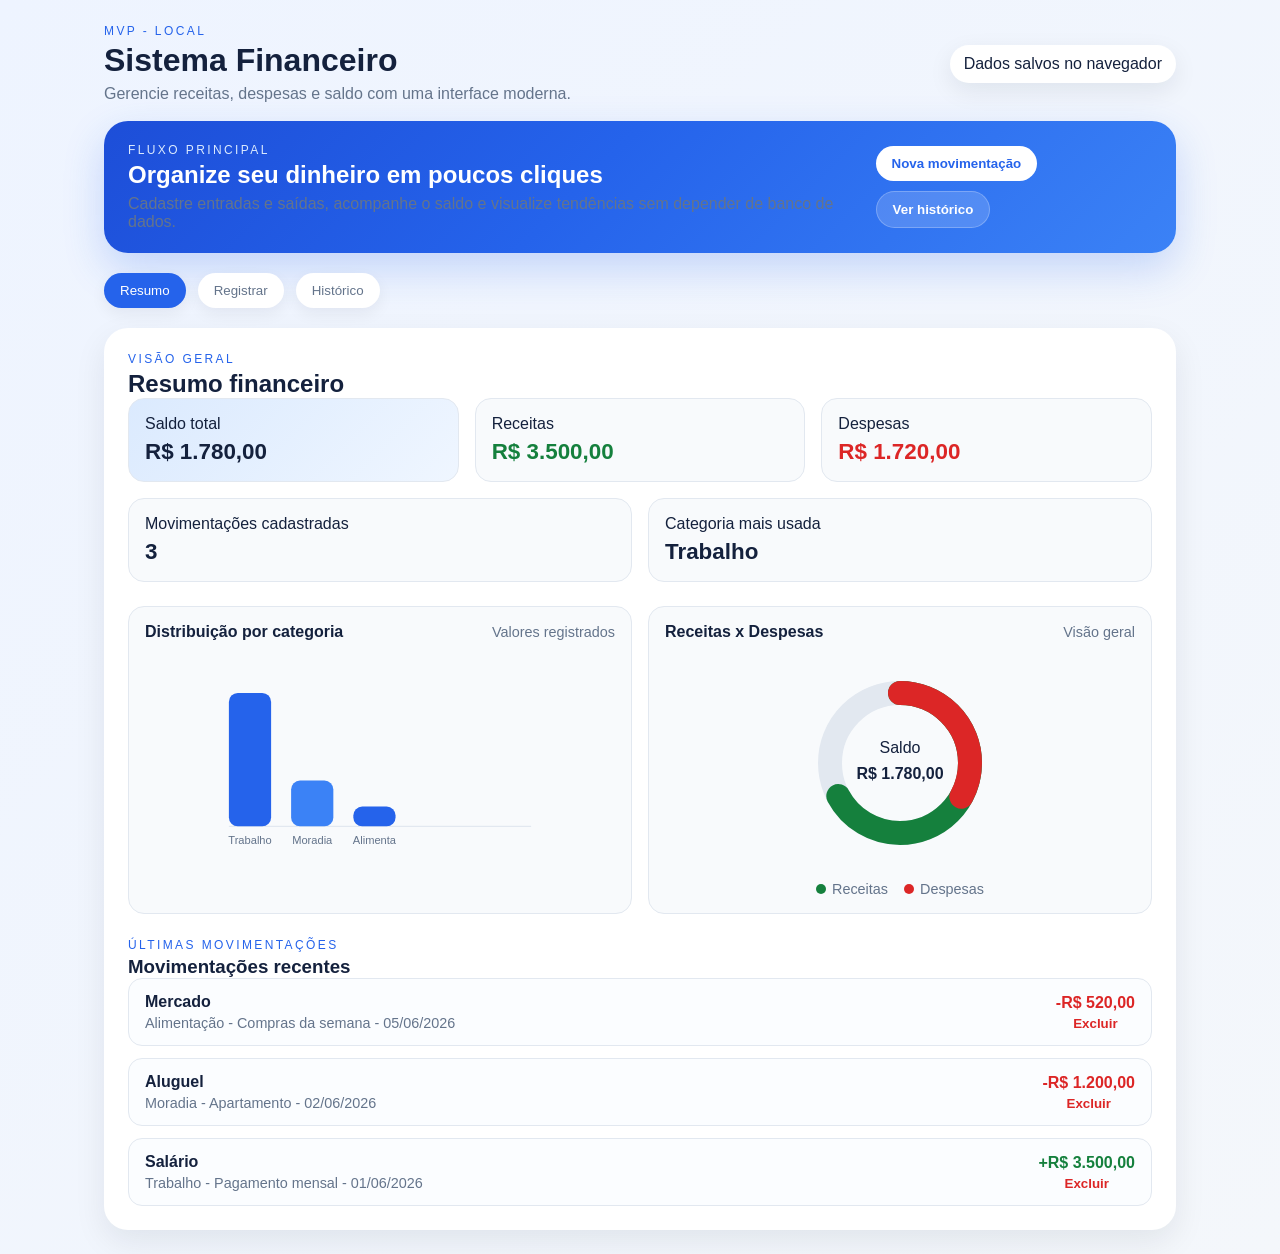
<file: public/index.html>
<!DOCTYPE html>
<html lang="pt-BR">
  <head>
    <meta charset="UTF-8" />
    <meta name="viewport" content="width=device-width, initial-scale=1.0" />
    <title>Sistema Financeiro</title>
    <link rel="stylesheet" href="./assets/css/styles.css" />
  </head>
  <body>
    <div class="app-shell">
      <header class="topbar">
        <div>
          <p class="eyebrow">MVP - Local</p>
          <h1>Sistema Financeiro</h1>
          <p class="subtitle">Gerencie receitas, despesas e saldo com uma interface moderna.</p>
        </div>
        <div class="topbar-pill">Dados salvos no navegador</div>
      </header>

      <section class="hero-card">
        <div>
          <p class="eyebrow">Fluxo principal</p>
          <h2>Organize seu dinheiro em poucos cliques</h2>
          <p class="hero-text">Cadastre entradas e saídas, acompanhe o saldo e visualize tendências sem depender de banco de dados.</p>
        </div>
        <div class="hero-actions">
          <button class="primary-btn" id="quick-add-btn" type="button">Nova movimentação</button>
          <button class="secondary-btn" id="go-history-btn" type="button">Ver histórico</button>
        </div>
      </section>

      <nav class="tabs" aria-label="Navegação principal">
        <button class="tab active" data-target="summary">Resumo</button>
        <button class="tab" data-target="record">Registrar</button>
        <button class="tab" data-target="history">Histórico</button>
      </nav>

      <main>
        <section id="summary" class="panel active">
          <div class="panel-heading">
            <div>
              <p class="eyebrow">Visão geral</p>
              <h2>Resumo financeiro</h2>
            </div>
          </div>

          <div class="summary-grid">
            <article class="card highlight">
              <span>Saldo total</span>
              <strong id="balance">R$ 0,00</strong>
            </article>
            <article class="card income">
              <span>Receitas</span>
              <strong id="income">R$ 0,00</strong>
            </article>
            <article class="card expense">
              <span>Despesas</span>
              <strong id="expense">R$ 0,00</strong>
            </article>
          </div>

          <div class="stats-grid">
            <article class="card stat-card">
              <span>Movimentações cadastradas</span>
              <strong id="total-count">0</strong>
            </article>
            <article class="card stat-card">
              <span>Categoria mais usada</span>
              <strong id="top-category">-</strong>
            </article>
          </div>

          <div class="chart-grid">
            <article class="card chart-card">
              <div class="card-header">
                <h3>Distribuição por categoria</h3>
                <span>Valores registrados</span>
              </div>
              <svg id="bars-chart" class="chart" viewBox="0 0 320 180"></svg>
            </article>
            <article class="card chart-card">
              <div class="card-header">
                <h3>Receitas x Despesas</h3>
                <span>Visão geral</span>
              </div>
              <svg id="donut-chart" class="chart donut" viewBox="0 0 220 220"></svg>
              <div class="legend">
                <div class="legend-item"><span class="legend-dot income"></span>Receitas</div>
                <div class="legend-item"><span class="legend-dot expense"></span>Despesas</div>
              </div>
            </article>
          </div>

          <div class="panel-heading">
            <div>
              <p class="eyebrow">Últimas movimentações</p>
              <h3>Movimentações recentes</h3>
            </div>
          </div>
          <ul id="recent-list" class="transaction-list"></ul>
        </section>

        <section id="record" class="panel">
          <div class="panel-heading">
            <div>
              <p class="eyebrow">Fluxo principal</p>
              <h2>Registrar movimentação</h2>
            </div>
          </div>

          <form id="transaction-form" class="form-card">
            <label>
              Descrição
              <input type="text" id="description" name="description" placeholder="Ex.: Salário" required />
            </label>
            <label>
              Valor
              <input type="number" id="amount" name="amount" step="0.01" min="0.01" required />
            </label>
            <label>
              Tipo
              <select id="type" name="type" required>
                <option value="income">Receita</option>
                <option value="expense">Despesa</option>
              </select>
            </label>
            <label>
              Categoria
              <input type="text" id="category" name="category" placeholder="Ex.: Trabalho" required />
            </label>
            <label>
              Data
              <input type="date" id="date" name="date" required />
            </label>
            <label>
              Observação
              <input type="text" id="note" name="note" placeholder="Detalhes extras" />
            </label>
            <button type="submit">Salvar movimentação</button>
          </form>
        </section>

        <section id="history" class="panel">
          <div class="panel-heading">
            <div>
              <p class="eyebrow">Histórico</p>
              <h2>Movimentações cadastradas</h2>
            </div>
          </div>

          <form id="filters-form" class="filters-bar">
            <input id="search" name="search" type="search" placeholder="Buscar por descrição ou categoria" />
            <select id="filter-type" name="filter-type">
              <option value="">Todos os tipos</option>
              <option value="income">Receitas</option>
              <option value="expense">Despesas</option>
            </select>
            <select id="filter-category" name="filter-category">
              <option value="">Todas as categorias</option>
            </select>
            <button id="clear-filters" type="button">Limpar filtros</button>
          </form>

          <ul id="history-list" class="transaction-list"></ul>
        </section>
      </main>
    </div>

    <script type="module" src="./assets/js/app.js"></script>
  </body>
</html>
</file>
<file: public/assets/css/styles.css>
:root {
  color-scheme: light;
  --bg: #f4f7fb;
  --panel: #ffffff;
  --text: #14213d;
  --muted: #64748b;
  --accent: #2563eb;
  --income: #15803d;
  --expense: #dc2626;
  --border: #e2e8f0;
  font-family: Inter, Arial, sans-serif;
}

* {
  box-sizing: border-box;
}

body {
  margin: 0;
  background: linear-gradient(135deg, #eef4ff, var(--bg));
  color: var(--text);
}

.app-shell {
  max-width: 1120px;
  margin: 0 auto;
  padding: 24px;
}

.topbar {
  display: flex;
  justify-content: space-between;
  align-items: center;
  gap: 16px;
  margin-bottom: 18px;
}

.topbar h1,
.panel-heading h2,
.panel-heading h3,
.hero-card h2 {
  margin: 4px 0 0;
}

.subtitle,
.hero-text {
  margin: 6px 0 0;
  color: var(--muted);
}

.eyebrow {
  text-transform: uppercase;
  letter-spacing: 0.2em;
  font-size: 0.75rem;
  color: var(--accent);
  margin: 0;
}

.topbar-pill {
  background: var(--panel);
  padding: 10px 14px;
  border-radius: 999px;
  box-shadow: 0 8px 24px rgba(15, 23, 42, 0.08);
}

.hero-card {
  display: flex;
  justify-content: space-between;
  align-items: center;
  gap: 16px;
  padding: 22px 24px;
  border-radius: 24px;
  background: linear-gradient(135deg, #1d4ed8, #2563eb 45%, #3b82f6);
  color: white;
  margin-bottom: 20px;
  box-shadow: 0 16px 40px rgba(37, 99, 235, 0.22);
}

.hero-card .eyebrow {
  color: #dbeafe;
}

.hero-actions {
  display: flex;
  gap: 10px;
  flex-wrap: wrap;
}

.primary-btn,
.secondary-btn {
  border: none;
  border-radius: 999px;
  padding: 10px 16px;
  cursor: pointer;
  font-weight: 700;
}

.primary-btn {
  background: white;
  color: var(--accent);
}

.secondary-btn {
  background: rgba(255, 255, 255, 0.16);
  color: white;
  border: 1px solid rgba(255, 255, 255, 0.24);
}

.tabs {
  display: flex;
  gap: 12px;
  margin-bottom: 20px;
  flex-wrap: wrap;
}

.tab {
  border: none;
  border-radius: 999px;
  padding: 10px 16px;
  background: var(--panel);
  color: var(--muted);
  cursor: pointer;
  box-shadow: 0 6px 16px rgba(15, 23, 42, 0.06);
}

.tab.active {
  background: var(--accent);
  color: white;
}

.panel {
  display: none;
  background: var(--panel);
  border-radius: 24px;
  padding: 24px;
  box-shadow: 0 12px 32px rgba(15, 23, 42, 0.08);
}

.panel.active {
  display: block;
}

.summary-grid {
  display: grid;
  grid-template-columns: repeat(3, minmax(0, 1fr));
  gap: 16px;
  margin-bottom: 16px;
}

.stats-grid,
.chart-grid {
  display: grid;
  grid-template-columns: repeat(2, minmax(0, 1fr));
  gap: 16px;
  margin-bottom: 24px;
}

.card {
  padding: 16px;
  border-radius: 16px;
  background: #f8fafc;
  border: 1px solid var(--border);
}

.card strong {
  display: block;
  font-size: 1.4rem;
  margin-top: 6px;
}

.card.highlight {
  background: linear-gradient(135deg, #dbeafe, #eff6ff);
}

.card.income strong {
  color: var(--income);
}

.card.expense strong {
  color: var(--expense);
}

.card-header {
  display: flex;
  justify-content: space-between;
  align-items: center;
  gap: 8px;
  margin-bottom: 12px;
}

.card-header h3 {
  margin: 0;
  font-size: 1rem;
}

.card-header span {
  color: var(--muted);
  font-size: 0.9rem;
}

.chart {
  width: 100%;
  height: 200px;
  display: block;
}

.chart.donut {
  height: 220px;
}

.legend {
  display: flex;
  gap: 16px;
  justify-content: center;
  margin-top: 8px;
  color: var(--muted);
  font-size: 0.9rem;
}

.legend-item {
  display: flex;
  align-items: center;
  gap: 6px;
}

.legend-dot {
  display: inline-block;
  width: 10px;
  height: 10px;
  border-radius: 50%;
}

.legend-dot.income {
  background: var(--income);
}

.legend-dot.expense {
  background: var(--expense);
}

.form-card {
  display: grid;
  grid-template-columns: repeat(2, minmax(0, 1fr));
  gap: 16px;
}

.form-card label {
  display: flex;
  flex-direction: column;
  gap: 8px;
  font-weight: 600;
}

.form-card input,
.form-card select,
.form-card button,
.filters-bar input,
.filters-bar select,
.filters-bar button {
  border: 1px solid var(--border);
  border-radius: 12px;
  padding: 12px;
  font-size: 1rem;
}

.form-card button,
.filters-bar button {
  background: var(--accent);
  color: white;
  border: none;
  cursor: pointer;
  font-weight: 700;
}

.filters-bar {
  display: grid;
  grid-template-columns: 2fr 1fr 1fr auto;
  gap: 12px;
  margin-bottom: 20px;
}

.transaction-list {
  list-style: none;
  padding: 0;
  margin: 0;
  display: flex;
  flex-direction: column;
  gap: 12px;
}

.transaction-item {
  display: flex;
  justify-content: space-between;
  align-items: center;
  gap: 12px;
  padding: 14px 16px;
  border: 1px solid var(--border);
  border-radius: 14px;
  background: #fbfdff;
}

.transaction-main {
  display: flex;
  flex-direction: column;
  gap: 4px;
}

.transaction-meta {
  color: var(--muted);
  font-size: 0.9rem;
}

.amount-badge {
  font-weight: 700;
}

.amount-badge.income {
  color: var(--income);
}

.amount-badge.expense {
  color: var(--expense);
}

.delete-btn {
  border: none;
  background: transparent;
  color: var(--expense);
  cursor: pointer;
  font-weight: 700;
  padding: 0;
}

.empty-state {
  text-align: center;
  color: var(--muted);
  padding: 16px;
  border: 1px dashed var(--border);
  border-radius: 14px;
}

@media (max-width: 760px) {
  .summary-grid,
  .stats-grid,
  .chart-grid,
  .form-card,
  .filters-bar {
    grid-template-columns: 1fr;
  }

  .hero-card,
  .topbar {
    flex-direction: column;
    align-items: flex-start;
    gap: 10px;
  }

  .form-card button {
    grid-column: span 1;
  }
}
</file>
